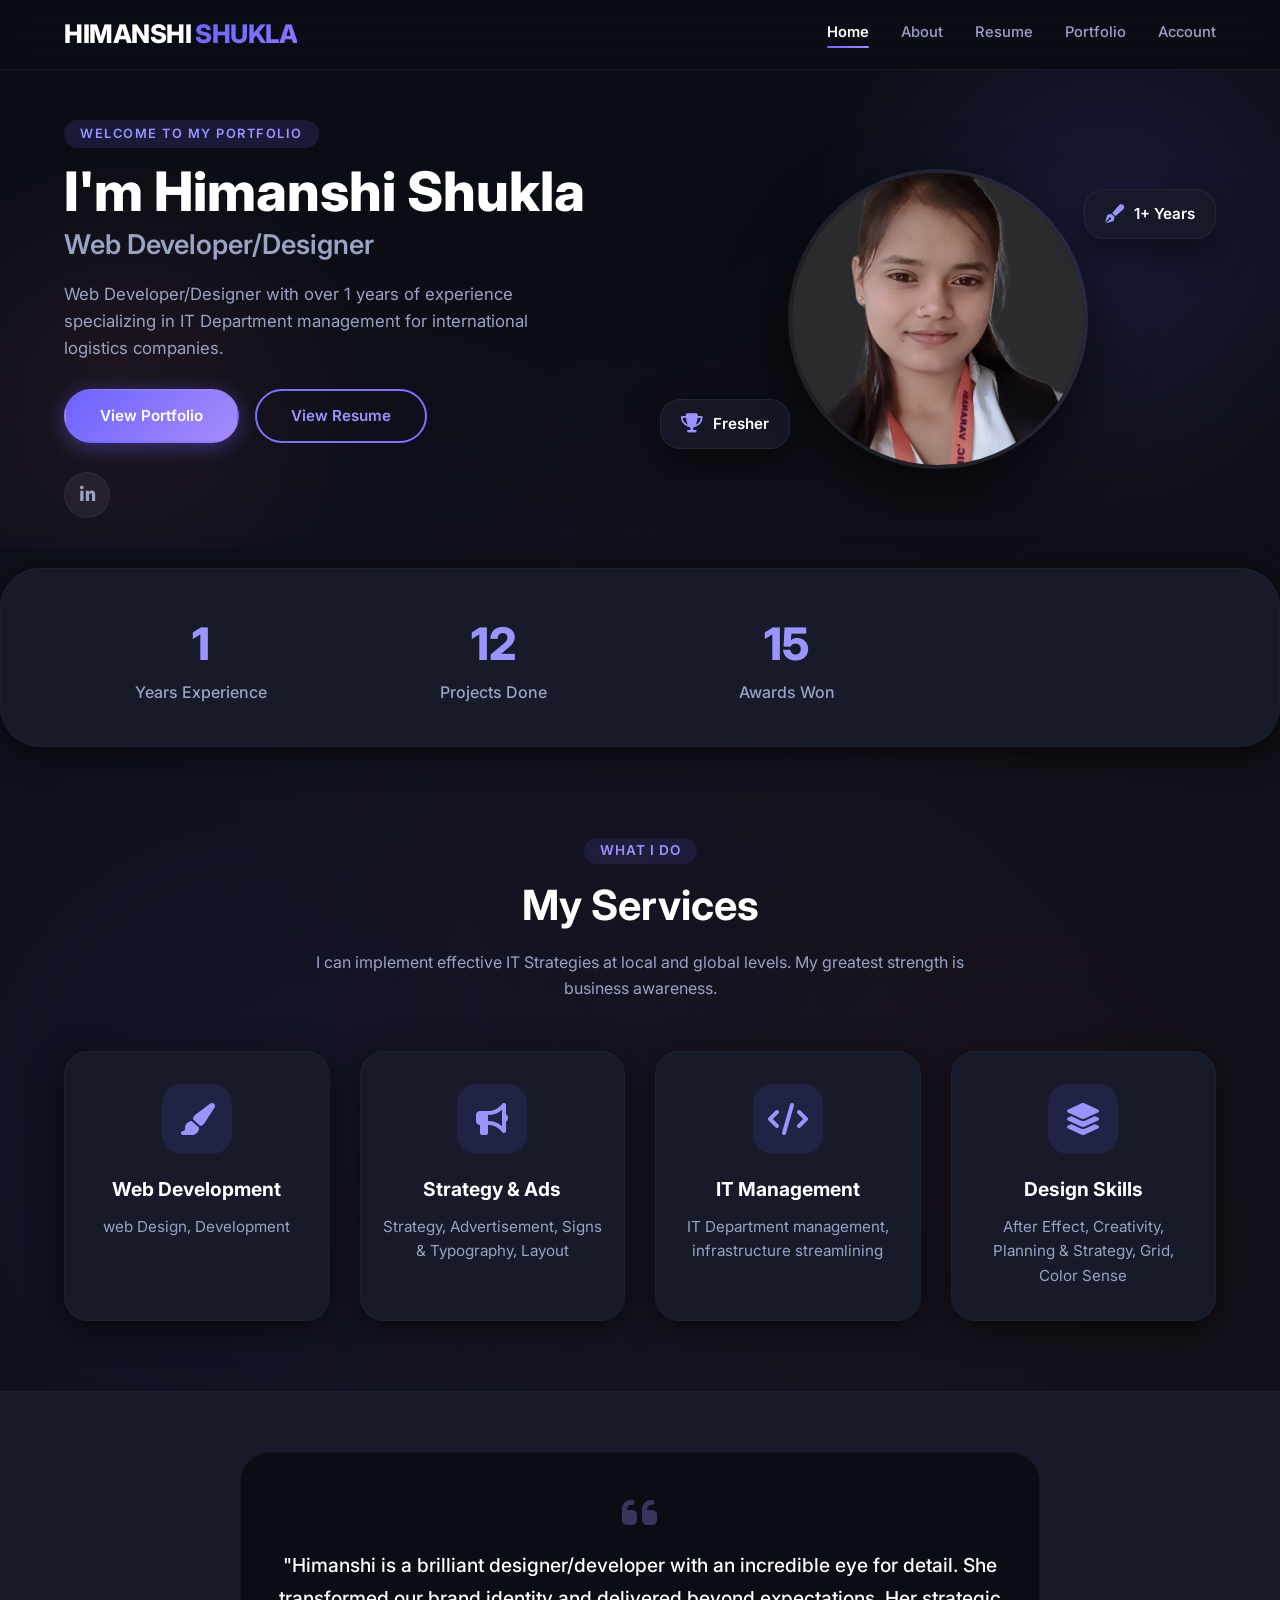
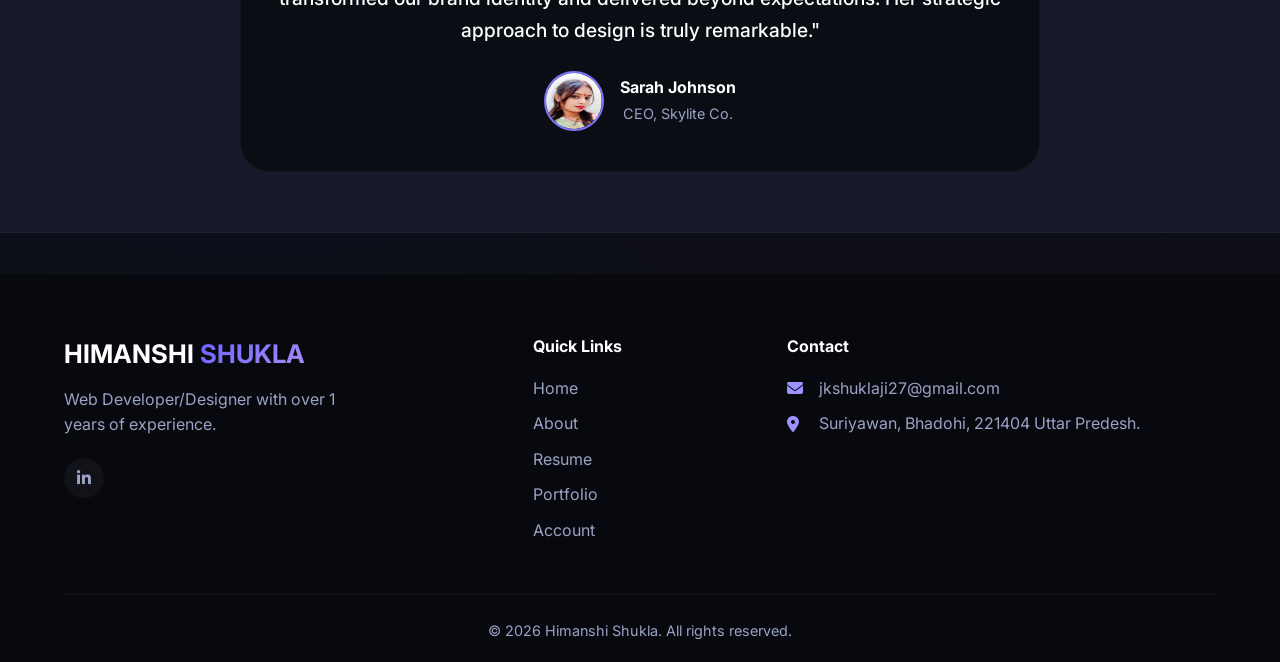
<file: index.html>
<!DOCTYPE html>
<html lang="en">
<head>
    <meta charset="UTF-8" />
    <meta name="viewport" content="width=device-width, initial-scale=1.0" />
    <title>Himanshi Shukla | Home</title>
    <link rel="stylesheet" href="style.css" />
    <link rel="preconnect" href="https://fonts.googleapis.com" />
    <link rel="preconnect" href="https://fonts.gstatic.com" crossorigin />
    <link href="https://fonts.googleapis.com/css2?family=Inter:opsz,wght@14..32,400;14..32,500;14..32,600;14..32,700;14..32,800&display=swap" rel="stylesheet" />
    <link rel="stylesheet" href="https://cdnjs.cloudflare.com/ajax/libs/font-awesome/6.5.0/css/all.min.css" />
</head>
<body>
    <header class="header">
        <div class="container nav-container">
            <a href="index.html" class="logo">HIMANSHI <span>SHUKLA</span></a>
            <nav class="nav-links" id="navLinks">
                <a href="index.html" class="active">Home</a>
                <a href="about.html">About</a>
                <a href="resume.html">Resume</a>
                <a href="portfolio.html">Portfolio</a>
                <a href="contact.html">Account</a>
            </nav>
            <button class="hamburger" id="hamburger" aria-label="Toggle navigation">
                <span></span><span></span><span></span>
            </button>
        </div>
    </header>

    <section class="hero">
        <div class="container hero-grid">
            <div class="hero-content">
                <p class="hero-tag">Welcome to my portfolio</p>
                <h1 class="hero-title">I'm <span>Himanshi Shukla</span></h1>
                <h2 class="hero-subtitle">Web Developer/Designer</h2>
                <p class="hero-desc">Web Developer/Designer with over 1 years of experience specializing in IT Department management for international logistics companies.</p>
                <div class="hero-buttons">
                    <a href="portfolio.html" class="btn btn-primary">View Portfolio</a>
                    <a href="resume.html" class="btn btn-outline">View Resume</a>
                </div>
                <div class="hero-social">
                   
                    <a href="https://www.linkedin.com/in/himanshi-shukla-589098425?utm_source=share_via&utm_content=profile&utm_medium=member_android"><i class="fab fa-linkedin-in"></i></a>
                    
                </div>
            </div>
            <div class="hero-image">
                <div class="hero-avatar">
                    <img src="img/him1.jpeg" alt="Himanshi Shukla" />
                </div>
                <div class="floating-card card-1"><i class="fas fa-pen-fancy"></i>1+ Years</div>
                <div class="floating-card card-2"><i class="fas fa-trophy"></i>Fresher</div>
            </div>
        </div>
    </section>

    <section class="stats">
        <div class="container stats-grid">
            <div class="stat-item"><span class="stat-number" data-count="1">0</span><span class="stat-label">Years Experience</span></div>
            <div class="stat-item"><span class="stat-number" data-count="12">0</span><span class="stat-label">Projects Done</span></div>
            <div class="stat-item"><span class="stat-number" data-count="15">0</span><span class="stat-label">Awards Won</span></div>
        </div>
    </section>

    <section class="services">
        <div class="container">
            <div class="section-header">
                <span class="section-tag">What I Do</span>
                <h2 class="section-title">My <span>Services</span></h2>
                <p class="section-desc">I can implement effective IT Strategies at local and global levels. My greatest strength is business awareness.</p>
            </div>
            <div class="services-grid">
                <div class="service-card"><div class="service-icon"><i class="fas fa-paint-brush"></i></div><h3>Web Development</h3><p>web Design, Development</p></div>
                <div class="service-card"><div class="service-icon"><i class="fas fa-bullhorn"></i></div><h3>Strategy & Ads</h3><p>Strategy, Advertisement, Signs & Typography, Layout</p></div>
                <div class="service-card"><div class="service-icon"><i class="fas fa-code"></i></div><h3>IT Management</h3><p>IT Department management, infrastructure streamlining</p></div>
                <div class="service-card"><div class="service-icon"><i class="fas fa-layer-group"></i></div><h3>Design Skills</h3><p>After Effect, Creativity, Planning & Strategy, Grid, Color Sense</p></div>
            </div>
        </div>
    </section>

    <section class="testimonial">
        <div class="container">
            <div class="testimonial-card">
                <i class="fas fa-quote-left quote-icon"></i>
                <p class="testimonial-text">"Himanshi is a brilliant designer/developer with an incredible eye for detail. She transformed our brand identity and delivered beyond expectations. Her strategic approach to design is truly remarkable."</p>
                <div class="testimonial-author">
                    <img src="img/di.png" alt="Mrs.Pragya Shukla" />
                    <div><h4>Sarah Johnson</h4><span>CEO, Skylite  Co.</span></div>
                </div>
            </div>
        </div>
    </section>

    <footer class="footer">
        <div class="container">
            <div class="footer-grid">
                <div class="footer-brand"><h3>HIMANSHI <span>SHUKLA</span></h3><p>Web Developer/Designer with over 1 years of experience.</p><div class="footer-social"><a href="https://www.linkedin.com/in/himanshi-shukla-589098425?utm_source=share_via&utm_content=profile&utm_medium=member_android"><i class="fab fa-linkedin-in"></i></a></div></div>
                <div class="footer-links"><h4>Quick Links</h4><a href="index.html">Home</a><a href="about.html">About</a><a href="resume.html">Resume</a><a href="portfolio.html">Portfolio</a><a href="contact.html">Account</a></div>
                <div class="footer-contact"><h4>Contact</h4><p><i class="fas fa-envelope"></i>jkshuklaji27@gmail.com</p><p><i class="fas fa-map-marker-alt"></i> Suriyawan, Bhadohi, 221404 Uttar Predesh.</p></div>
            </div>
            <div class="footer-bottom"><p>&copy; 2026 Himanshi Shukla. All rights reserved.</p></div>
        </div>
    </footer>

    <script src="script.js"></script>
</body>
</html>
</file>
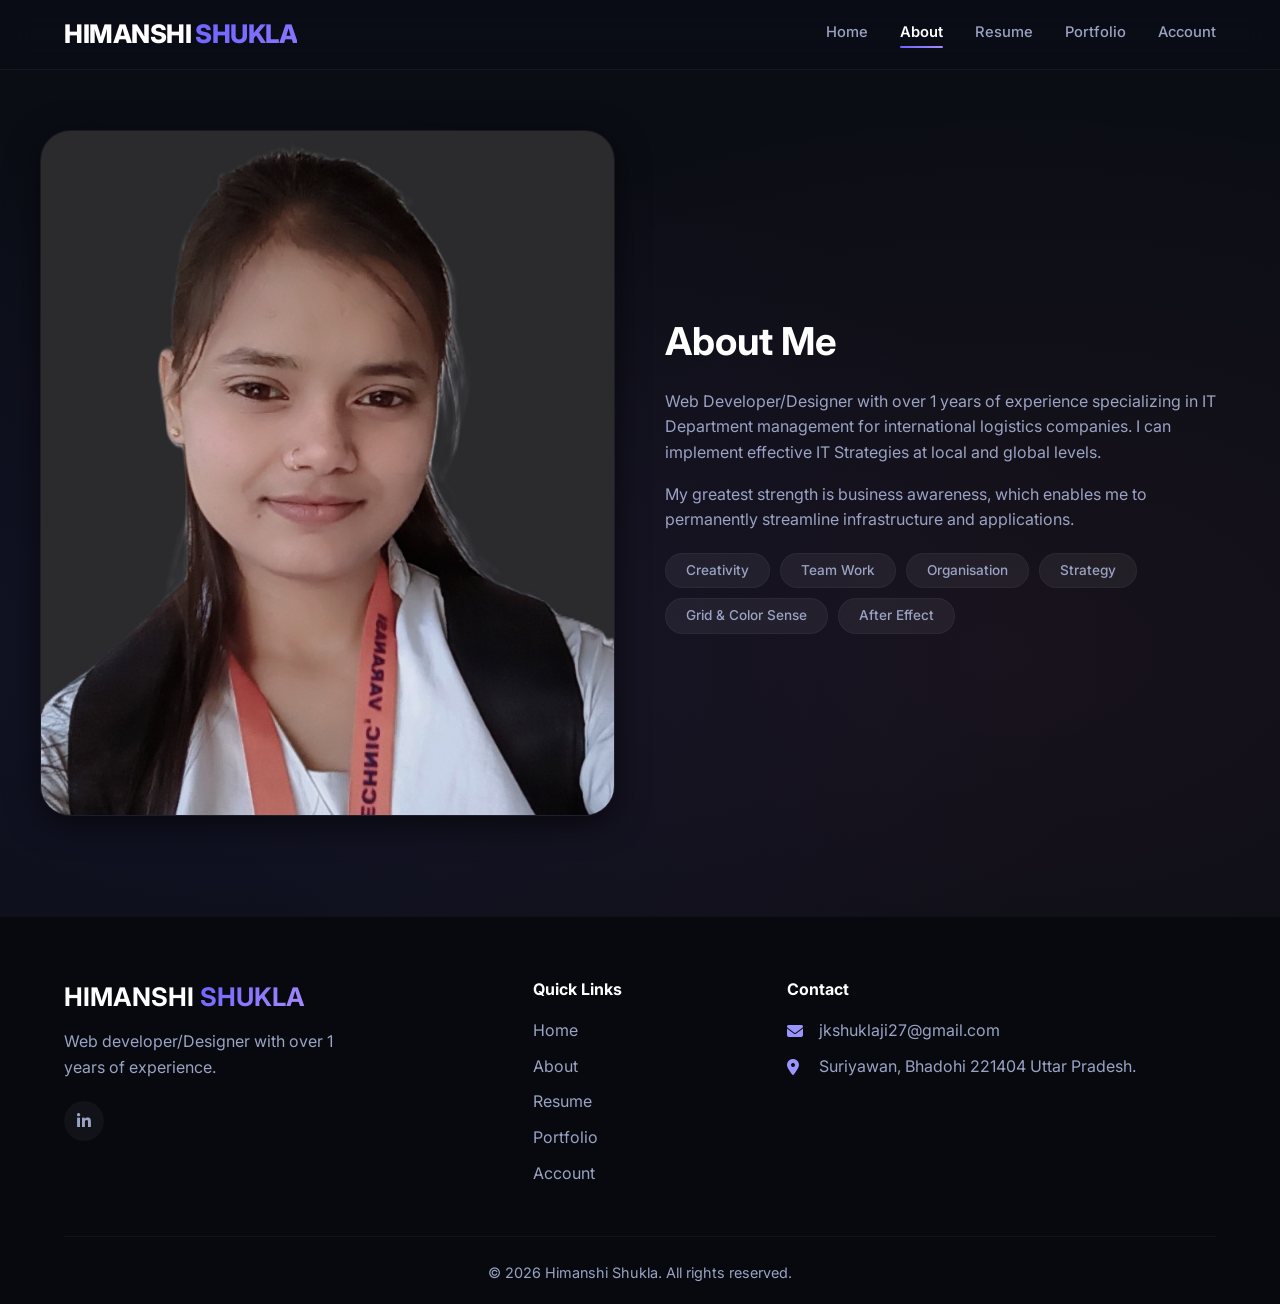
<file: about.html>
<!DOCTYPE html>
<html lang="en">
<head>
    <meta charset="UTF-8" />
    <meta name="viewport" content="width=device-width, initial-scale=1.0" />
    <title>About | Himanshi Shukla</title>
    <link rel="stylesheet" href="style.css" />
    <link rel="preconnect" href="https://fonts.googleapis.com" />
    <link rel="preconnect" href="https://fonts.gstatic.com" crossorigin />
    <link href="https://fonts.googleapis.com/css2?family=Inter:opsz,wght@14..32,400;14..32,500;14..32,600;14..32,700;14..32,800&display=swap" rel="stylesheet" />
    <link rel="stylesheet" href="https://cdnjs.cloudflare.com/ajax/libs/font-awesome/6.5.0/css/all.min.css" />
</head>
<body>
    <header class="header">
        <div class="container nav-container">
            <a href="index.html" class="logo">HIMANSHI <span>SHUKLA</span></a>
            <nav class="nav-links" id="navLinks">
                <a href="index.html">Home</a>
                <a href="about.html" class="active">About</a>
                <a href="resume.html">Resume</a>
                <a href="portfolio.html">Portfolio</a>
                <a href="contact.html">Account</a>
            </nav>
            <button class="hamburger" id="hamburger" aria-label="Toggle navigation">
                <span></span><span></span><span></span>
            </button>
        </div>
    </header>

    <section class="about-grid container">
        <div class="about-img">
            <img src="img/him1.jpeg" alt="Himanshi Shukla" />
        </div>
        <div class="about-content">
            <h2>About <span>Me</span></h2>
            <p>Web Developer/Designer with over 1 years of experience specializing in IT Department management for international logistics companies. I can implement effective IT Strategies at local and global levels.</p>
            <p>My greatest strength is business awareness, which enables me to permanently streamline infrastructure and applications.</p>
            <div class="skill-tags">
                <span>Creativity</span><span>Team Work</span><span>Organisation</span>
                <span>Strategy</span><span>Grid & Color Sense</span><span>After Effect</span>
            </div>
        </div>
    </section>

    <footer class="footer">
        <div class="container">
            <div class="footer-grid">
                <div class="footer-brand"><h3>HIMANSHI <span>SHUKLA</span></h3><p>Web developer/Designer with over 1 years of experience.</p><div class="footer-social"><a href="https://www.linkedin.com/in/himanshi-shukla-589098425?utm_source=share_via&utm_content=profile&utm_medium=member_android"><i class="fab fa-linkedin-in"></i></a></div></div>
                <div class="footer-links"><h4>Quick Links</h4><a href="index.html">Home</a><a href="about.html">About</a><a href="resume.html">Resume</a><a href="portfolio.html">Portfolio</a><a href="contact.html">Account</a></div>
                <div class="footer-contact"><h4>Contact</h4><p><i class="fas fa-envelope"></i> jkshuklaji27@gmail.com</p><p><i class="fas fa-map-marker-alt"></i> Suriyawan, Bhadohi 221404 Uttar Pradesh.</p></div>
            </div>
            <div class="footer-bottom"><p>&copy; 2026 Himanshi Shukla. All rights reserved.</p></div>
        </div>
    </footer>

    <script src="script.js"></script>
</body>
</html>
</file>
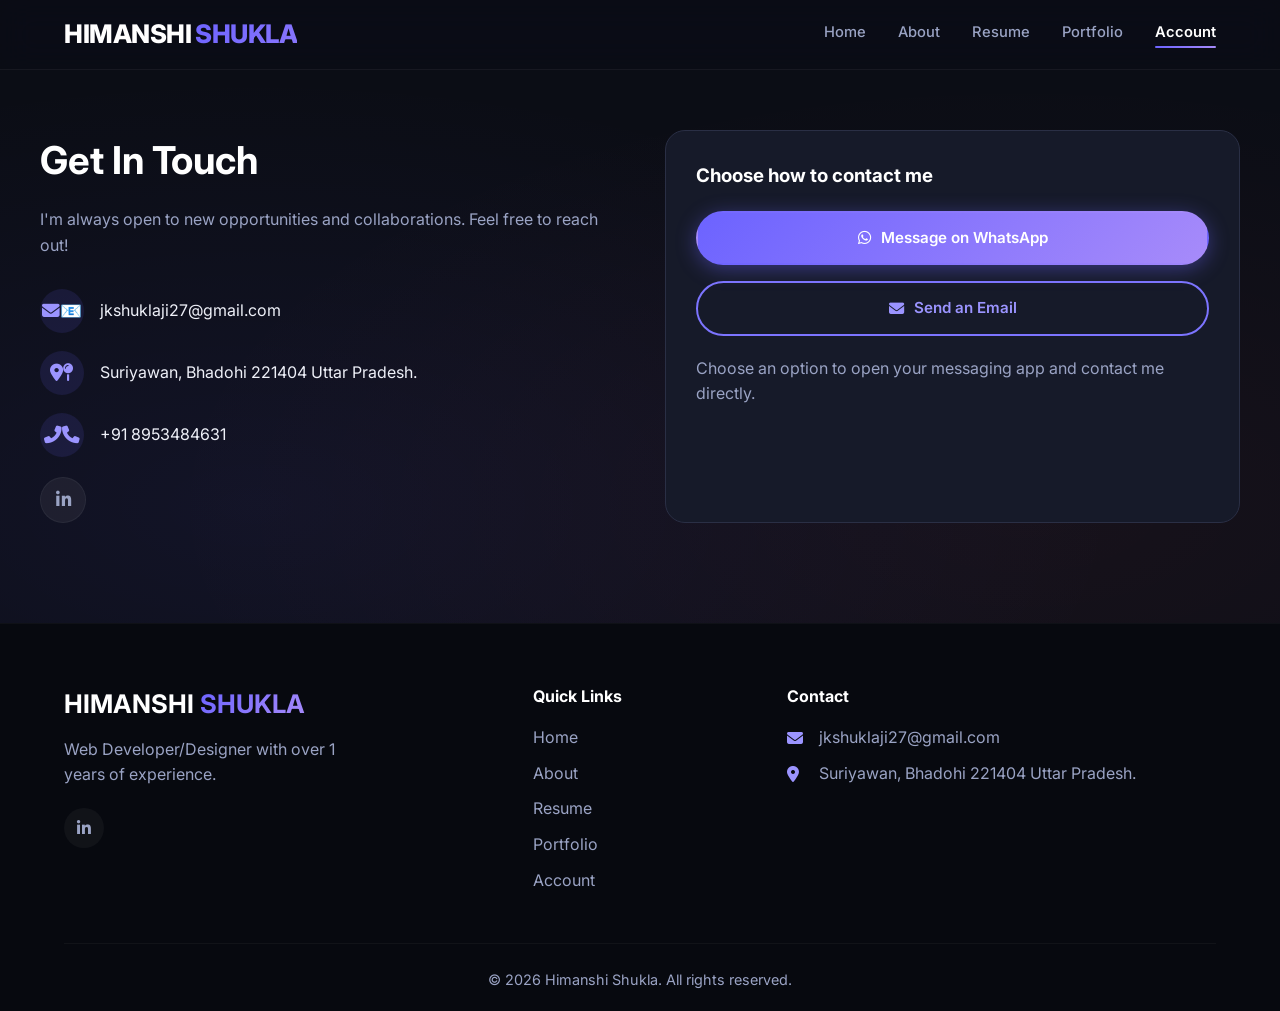
<file: contact.html>
<!DOCTYPE html>
<html lang="en">
<head>
    <meta charset="UTF-8" />
    <meta name="viewport" content="width=device-width, initial-scale=1.0" />
    <title>Contact | Himanshi Shukla</title>
    <link rel="stylesheet" href="style.css" />
    <link rel="preconnect" href="https://fonts.googleapis.com" />
    <link rel="preconnect" href="https://fonts.gstatic.com" crossorigin />
    <link href="https://fonts.googleapis.com/css2?family=Inter:opsz,wght@14..32,400;14..32,500;14..32,600;14..32,700;14..32,800&display=swap" rel="stylesheet" />
    <link rel="stylesheet" href="https://cdnjs.cloudflare.com/ajax/libs/font-awesome/6.5.0/css/all.min.css" />
</head>
<body>
    <header class="header">
        <div class="container nav-container">
            <a href="index.html" class="logo">HIMANSHI <span>SHUKLA</span></a>
            <nav class="nav-links" id="navLinks">
                <a href="index.html">Home</a>
                <a href="about.html">About</a>
                <a href="resume.html">Resume</a>
                <a href="portfolio.html">Portfolio</a>
                <a href="contact.html" class="active">Account</a>
            </nav>
            <button class="hamburger" id="hamburger" aria-label="Toggle navigation">
                <span></span><span></span><span></span>
            </button>
        </div>
    </header>

    <section class="container contact-wrapper">
        <div class="contact-info">
            <h2>Get In <span>Touch</span></h2>
            <p>I'm always open to new opportunities and collaborations. Feel free to reach out!</p>
            <div class="contact-detail"><i class="fas fa-envelope">📧</i><span>jkshuklaji27@gmail.com</span></div>
            <div class="contact-detail"><i class="fas fa-map-marker-alt">📍</i><span>Suriyawan, Bhadohi 221404 Uttar Pradesh.</span></div>
            <div class="contact-detail"><i class="fas fa-phone-alt">📞</i><span>+91 8953484631</span></div>
            <div class="hero-social" style="margin-top:20px;">
              
                <a href="https://www.linkedin.com/in/himanshi-shukla-589098425?utm_source=share_via&utm_content=profile&utm_medium=member_android"><i class="fab fa-linkedin-in"></i></a>
            
            </div>
        </div>
        <div class="contact-options">
            <h3>Choose how to contact me</h3>
            <a class="btn btn-primary" href="https://wa.me/918953484631?text=Hello%2C%20I%20would%20like%20to%20get%20in%20touch." target="_blank" rel="noopener noreferrer">
                <i class="fab fa-whatsapp" aria-hidden="true"></i> Message on WhatsApp
            </a>
            <a class="btn btn-outline" href="mailto:jkshuklaji27@gmail.com?subject=Contact%20from%20portfolio">
                <i class="fas fa-envelope" aria-hidden="true"></i> Send an Email
            </a>
            <p>Choose an option to open your messaging app and contact me directly.</p>
        </div>
    </section>

    <footer class="footer">
        <div class="container">
            <div class="footer-grid">
                <div class="footer-brand"><h3>HIMANSHI <span>SHUKLA</span></h3><p>Web Developer/Designer with over 1 years of experience.</p><div class="footer-social"><a href="https://www.linkedin.com/in/himanshi-shukla-589098425?utm_source=share_via&utm_content=profile&utm_medium=member_android"><i class="fab fa-linkedin-in"></i></a></div></div>
                <div class="footer-links"><h4>Quick Links</h4><a href="index.html">Home</a><a href="about.html">About</a><a href="resume.html">Resume</a><a href="portfolio.html">Portfolio</a><a href="contact.html">Account</a></div>
                <div class="footer-contact"><h4>Contact</h4><p><i class="fas fa-envelope"></i> jkshuklaji27@gmail.com</p><p><i class="fas fa-map-marker-alt"></i> Suriyawan, Bhadohi 221404 Uttar Pradesh.</p></div>
            </div>
            <div class="footer-bottom"><p>&copy; 2026 Himanshi Shukla. All rights reserved.</p></div>
        </div>
    </footer>

    <script src="script.js"></script>
</body>
</html>
</file>
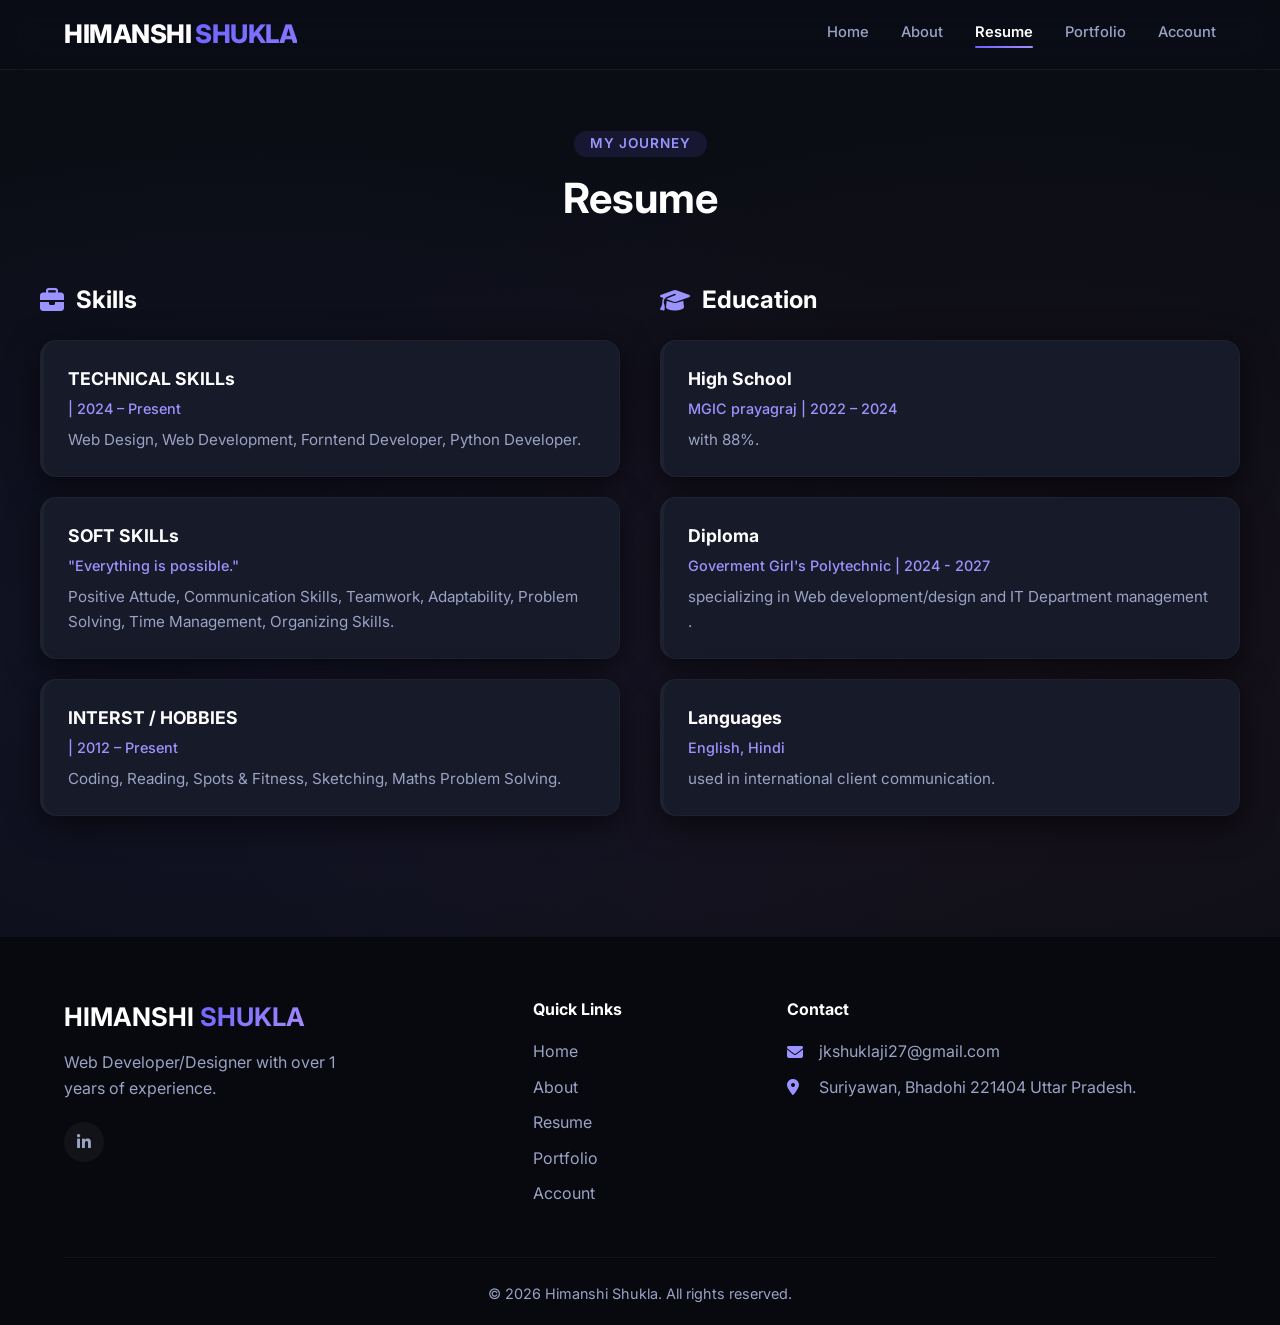
<file: resume.html>
<!DOCTYPE html>
<html lang="en">
<head>
    <meta charset="UTF-8" />
    <meta name="viewport" content="width=device-width, initial-scale=1.0" />
    <title>Resume | Himanshi Shukla</title>
    <link rel="stylesheet" href="style.css" />
    <link rel="preconnect" href="https://fonts.googleapis.com" />
    <link rel="preconnect" href="https://fonts.gstatic.com" crossorigin />
    <link href="https://fonts.googleapis.com/css2?family=Inter:opsz,wght@14..32,400;14..32,500;14..32,600;14..32,700;14..32,800&display=swap" rel="stylesheet" />
    <link rel="stylesheet" href="https://cdnjs.cloudflare.com/ajax/libs/font-awesome/6.5.0/css/all.min.css" />
</head>
<body>
    <header class="header">
        <div class="container nav-container">
            <a href="index.html" class="logo">HIMANSHI<span> SHUKLA</span></a>
            <nav class="nav-links" id="navLinks">
                <a href="index.html">Home</a>
                <a href="about.html">About</a>
                <a href="resume.html" class="active">Resume</a>
                <a href="portfolio.html">Portfolio</a>
                <a href="contact.html">Account</a>
            </nav>
            <button class="hamburger" id="hamburger" aria-label="Toggle navigation">
                <span></span><span></span><span></span>
            </button>
        </div>
    </header>

    <section class="resume-section container">
        <div class="section-header">
            <span class="section-tag">My Journey</span>
            <h2 class="section-title">Resume</h2>
        </div>
        <div class="resume-grid">
            <div class="resume-block">
                <h3><i class="fas fa-briefcase"></i>Skills</h3>
                <div class="resume-item"><h4>TECHNICAL SKILLs</h4><div class="meta"> | 2024 – Present</div><p>Web Design, Web Development, Forntend Developer, Python Developer.</p></div>
                <div class="resume-item"><h4>SOFT SKILLs</h4><div class="meta"> "Everything is possible."</div><p>Positive Attude, Communication Skills, Teamwork, Adaptability, Problem Solving, Time Management, Organizing Skills.</p></div>
                <div class="resume-item"><h4>INTERST / HOBBIES</h4><div class="meta">| 2012 – Present</div><p>Coding, Reading, Spots & Fitness, Sketching, Maths Problem Solving.</p></div>
            </div>
            <div class="resume-block">
                <h3><i class="fas fa-graduation-cap"></i> Education</h3>
                <div class="resume-item"><h4>High School</h4><div class="meta">MGIC prayagraj | 2022 – 2024</div><p> with 88%.</p></div>
                <div class="resume-item"><h4>Diploma</h4><div class="meta">Goverment Girl's Polytechnic | 2024 - 2027</div><p>specializing in Web development/design and IT Department management .</p></div>
                <div class="resume-item"><h4>Languages</h4><div class="meta">English, Hindi</div><p> used in international client communication.</p></div>
            </div>
        </div>
    </section>

    <footer class="footer">
        <div class="container">
            <div class="footer-grid">
                <div class="footer-brand"><h3>HIMANSHI <span>SHUKLA</span></h3><p>Web Developer/Designer with over 1 years of experience.</p><div class="footer-social"><a href="https://www.linkedin.com/in/himanshi-shukla-589098425?utm_source=share_via&utm_content=profile&utm_medium=member_android"><i class="fab fa-linkedin-in"></i></a></div></div>
                <div class="footer-links"><h4>Quick Links</h4><a href="index.html">Home</a><a href="about.html">About</a><a href="resume.html">Resume</a><a href="portfolio.html">Portfolio</a><a href="contact.html">Account</a></div>
                <div class="footer-contact"><h4>Contact</h4><p><i class="fas fa-envelope"></i> jkshuklaji27@gmail.com</p><p><i class="fas fa-map-marker-alt"></i> Suriyawan, Bhadohi 221404 Uttar Pradesh.</p></div>
            </div>
            <div class="footer-bottom"><p>&copy; 2026 Himanshi Shukla. All rights reserved.</p></div>
        </div>
    </footer>

    <script src="script.js"></script>
</body>
</html>
</file>
<file: style.css>
/* ============================================================
   CSS VARIABLES — ELEGANT DARK THEME
   ============================================================ */
:root {
    color-scheme: dark;

    /* Primary palette (Bright on dark) */
    --color-primary: #7C74FF;
    --color-primary-light: #9B94FF;
    --color-primary-dark: #5A4FD8;
    --color-primary-glow: rgba(108, 99, 255, 0.35);

    /* Secondary / Accents (Neon-ish) */
    --color-secondary: #FF6B8A;
    --color-secondary-light: #FF8AA8;
    --color-accent: #FFD93D;
    --color-accent-soft: #332D1A;

    /* Dark Neutrals */
    --color-bg: #0B0D15;
    --color-bg-card: #161A29;
    --color-bg-card-hover: #1E2337;
    --color-text: #EEF0F8;
    --color-text-muted: #9AA3C4;
    --color-border: #2A2F45;

    /* Dark Shadows (Deep & Glowing) */
    --shadow-soft: 0 8px 32px rgba(0, 0, 0, 0.6);
    --shadow-medium: 0 16px 48px rgba(0, 0, 0, 0.8);
    --shadow-glow: 0 8px 40px rgba(108, 99, 255, 0.25);

    /* Gradients (Rich & Vibrant) */
    --gradient-primary: linear-gradient(135deg, #6C63FF 0%, #a78bfa 100%);
    --gradient-secondary: linear-gradient(135deg, #FF6B8A 0%, #FF8AA8 100%);
    --gradient-accent: linear-gradient(135deg, #FFD93D 0%, #F59E0B 100%);
    --gradient-hero: linear-gradient(135deg, #6C63FF 0%, #FF6B8A 50%, #FFD93D 100%);
    --gradient-bg: radial-gradient(ellipse at 20% 50%, rgba(108, 99, 255, 0.08) 0%, transparent 60%),
                   radial-gradient(ellipse at 80% 50%, rgba(255, 107, 138, 0.05) 0%, transparent 60%);

    /* Typography & radius */
    --font-family: 'Inter', sans-serif;
    --radius-card: 24px;
    --radius-pill: 60px;
    --transition-smooth: cubic-bezier(0.25, 0.46, 0.45, 0.94);
    --transition-bounce: cubic-bezier(0.34, 1.56, 0.64, 1);
}

/* ============================================================
   RESET & BASE (Dark)
   ============================================================ */
* {
    margin: 0;
    padding: 0;
    box-sizing: border-box;
}

html {
    scroll-behavior: smooth;
}

body {
    font-family: var(--font-family);
    background: var(--color-bg);
    color: var(--color-text);
    line-height: 1.6;
    overflow-x: hidden;
    background-image: var(--gradient-bg);
    min-height: 100vh;
}

/* Custom Dark Scrollbar */
::-webkit-scrollbar {
    width: 8px;
}
::-webkit-scrollbar-track {
    background: var(--color-bg);
}
::-webkit-scrollbar-thumb {
    background: var(--color-primary);
    border-radius: 10px;
}
::-webkit-scrollbar-thumb:hover {
    background: var(--color-primary-light);
}

a {
    text-decoration: none;
    color: inherit;
}

img {
    max-width: 100%;
    display: block;
}

.container {
    max-width: 1200px;
    margin: 0 auto;
    padding: 0 24px;
}

/* ============================================================
   GLOBAL TEXT GRADIENT ANIMATION (shimmer)
   ============================================================ */
.gradient-text {
    background: var(--gradient-primary);
    background-size: 200% 200%;
    -webkit-background-clip: text;
    -webkit-text-fill-color: transparent;
    background-clip: text;
    animation: shimmerText 5s ease-in-out infinite;
}

@keyframes shimmerText {
    0%, 100% { background-position: 0% 50%; }
    50% { background-position: 100% 50%; }
}

/* ============================================================
   HEADER / NAV (Glass-morphism Dark)
   ============================================================ */
.header {
    background: rgba(11, 13, 21, 0.78);
    backdrop-filter: blur(16px) saturate(180%);
    -webkit-backdrop-filter: blur(16px) saturate(180%);
    border-bottom: 1px solid rgba(255, 255, 255, 0.05);
    position: sticky;
    top: 0;
    z-index: 1000;
    padding: 14px 0;
    transition: box-shadow 0.4s ease, background 0.4s ease;
}

.header.scrolled {
    box-shadow: 0 8px 32px rgba(0, 0, 0, 0.5);
    background: rgba(11, 13, 21, 0.92);
}

.nav-container {
    display: flex;
    justify-content: space-between;
    align-items: center;
}

.logo {
    font-size: 1.6rem;
    font-weight: 800;
    letter-spacing: -0.5px;
    display: flex;
    align-items: center;
    gap: 4px;
    color: #fff;
}

.logo-icon {
    display: inline-block;
    animation: logoPulse 3s ease-in-out infinite;
}

@keyframes logoPulse {
    0%, 100% { transform: scale(1); }
    50% { transform: scale(1.08); }
}

.logo span {
    background: var(--gradient-primary);
    -webkit-background-clip: text;
    -webkit-text-fill-color: transparent;
    background-clip: text;
    animation: shimmerText 4s ease-in-out infinite;
    background-size: 200% 200%;
}

.nav-links {
    display: flex;
    gap: 32px;
    align-items: center;
}

.nav-links a {
    font-weight: 500;
    font-size: 0.92rem;
    transition: color 0.3s ease;
    position: relative;
    padding-bottom: 4px;
    color: var(--color-text-muted);
}

.nav-links a::after {
    content: '';
    position: absolute;
    bottom: 0;
    left: 0;
    width: 0;
    height: 2.5px;
    background: var(--gradient-primary);
    border-radius: 4px;
    transition: width 0.4s var(--transition-smooth);
}

.nav-links a:hover::after,
.nav-links a.active::after {
    width: 100%;
}

.nav-links a:hover,
.nav-links a.active {
    color: #fff;
}

.nav-links a.active {
    font-weight: 600;
}

.hamburger {
    display: none;
    flex-direction: column;
    gap: 5px;
    background: none;
    border: none;
    cursor: pointer;
    padding: 4px;
    transition: transform 0.3s ease;
}
.hamburger:hover {
    transform: scale(1.05);
}
.hamburger span {
    width: 28px;
    height: 3px;
    background: #fff;
    border-radius: 4px;
    transition: 0.3s ease;
    transform-origin: center;
}
.hamburger.open span:nth-child(1) {
    transform: rotate(45deg) translate(6px, 6px);
}
.hamburger.open span:nth-child(2) {
    opacity: 0;
    transform: scaleX(0);
}
.hamburger.open span:nth-child(3) {
    transform: rotate(-45deg) translate(6px, -6px);
}

/* ============================================================
   HERO SECTION (Dark with Glowing Orbs)
   ============================================================ */
.hero {
    padding: 50px 0 30px;
    position: relative;
    overflow: hidden;
}

/* Glowing background orbs for dark theme */
.hero::before {
    content: '';
    position: absolute;
    top: -30%;
    right: -10%;
    width: 600px;
    height: 600px;
    background: radial-gradient(circle, rgba(108, 99, 255, 0.15) 0%, transparent 70%);
    border-radius: 50%;
    pointer-events: none;
    animation: orbFloat 20s ease-in-out infinite alternate;
}
.hero::after {
    content: '';
    position: absolute;
    bottom: -20%;
    left: -10%;
    width: 500px;
    height: 500px;
    background: radial-gradient(circle, rgba(255, 107, 138, 0.08) 0%, transparent 70%);
    border-radius: 50%;
    pointer-events: none;
    animation: orbFloat 25s ease-in-out infinite alternate-reverse;
}

@keyframes orbFloat {
    0% { transform: translate(0, 0) scale(1); }
    100% { transform: translate(40px, -30px) scale(1.1); }
}

.hero-grid {
    display: grid;
    grid-template-columns: 1fr 1fr;
    gap: 40px;
    align-items: center;
    position: relative;
    z-index: 1;
}

.hero-tag {
    color: var(--color-primary-light);
    font-weight: 600;
    letter-spacing: 1.5px;
    text-transform: uppercase;
    font-size: 0.8rem;
    display: inline-block;
    background: rgba(108, 99, 255, 0.15);
    padding: 4px 16px;
    border-radius: var(--radius-pill);
    margin-bottom: 6px;
    animation: fadeInUp 0.8s var(--transition-smooth) both;
}

.hero-title {
    font-size: 3.4rem;
    font-weight: 800;
    margin: 8px 0 2px;
    line-height: 1.08;
    color: #fff;
    animation: fadeInUp 0.8s var(--transition-smooth) 0.1s both;
}

.hero-title .highlight {
    background: var(--gradient-primary);
    background-size: 200% 200%;
    -webkit-background-clip: text;
    -webkit-text-fill-color: transparent;
    background-clip: text;
    animation: shimmerText 5s ease-in-out infinite;
}

.hero-subtitle {
    font-size: 1.7rem;
    font-weight: 600;
    color: var(--color-text-muted);
    margin-bottom: 14px;
    animation: fadeInUp 0.8s var(--transition-smooth) 0.2s both;
}

.typed-cursor {
    display: inline-block;
    width: 3px;
    height: 1.2em;
    background: var(--color-primary-light);
    margin-left: 4px;
    animation: blink 0.9s step-end infinite;
    vertical-align: text-bottom;
}

@keyframes blink {
    0%, 100% { opacity: 1; }
    50% { opacity: 0; }
}

.hero-desc {
    max-width: 500px;
    color: var(--color-text-muted);
    margin-bottom: 28px;
    font-size: 1.05rem;
    animation: fadeInUp 0.8s var(--transition-smooth) 0.3s both;
}

.hero-buttons {
    display: flex;
    gap: 16px;
    flex-wrap: wrap;
    margin-bottom: 28px;
    animation: fadeInUp 0.8s var(--transition-smooth) 0.4s both;
}

.btn {
    padding: 13px 34px;
    border-radius: var(--radius-pill);
    font-weight: 600;
    font-size: 0.95rem;
    transition: all 0.4s var(--transition-smooth);
    border: 2px solid transparent;
    cursor: pointer;
    display: inline-flex;
    align-items: center;
    gap: 10px;
    position: relative;
    overflow: hidden;
}

.btn-primary {
    background: var(--gradient-primary);
    color: #fff;
    box-shadow: 0 4px 20px rgba(108, 99, 255, 0.4);
}

.btn-primary::before {
    content: '';
    position: absolute;
    inset: 0;
    background: linear-gradient(135deg, rgba(255,255,255,0.15), transparent);
    opacity: 0;
    transition: opacity 0.4s ease;
}
.btn-primary:hover::before {
    opacity: 1;
}
.btn-primary:hover {
    transform: translateY(-4px) scale(1.03);
    box-shadow: 0 16px 40px rgba(108, 99, 255, 0.5);
}
.btn-primary:active {
    transform: translateY(0) scale(0.98);
}

.btn-outline {
    border-color: var(--color-primary);
    color: var(--color-primary-light);
    background: transparent;
}
.btn-outline:hover {
    background: var(--color-primary);
    color: #fff;
    transform: translateY(-4px) scale(1.03);
    box-shadow: 0 12px 32px rgba(108, 99, 255, 0.3);
}
.btn i {
    transition: transform 0.4s var(--transition-bounce);
}
.btn:hover i {
    transform: translateX(4px) scale(1.1);
}

.hero-social {
    display: flex;
    gap: 14px;
    animation: fadeInUp 0.8s var(--transition-smooth) 0.5s both;
}

.hero-social a {
    width: 46px;
    height: 46px;
    border-radius: 50%;
    background: rgba(255, 255, 255, 0.06);
    display: flex;
    align-items: center;
    justify-content: center;
    font-size: 1.1rem;
    color: var(--color-text-muted);
    transition: all 0.5s var(--transition-smooth);
    border: 1px solid rgba(255, 255, 255, 0.05);
}
.hero-social a:hover {
    background: var(--color-primary);
    color: #fff;
    transform: translateY(-6px) rotate(8deg) scale(1.08);
    box-shadow: 0 12px 30px rgba(108, 99, 255, 0.4);
    border-color: var(--color-primary);
}

.hero-image {
    position: relative;
    display: flex;
    justify-content: center;
    align-items: center;
    animation: fadeInUp 0.8s var(--transition-smooth) 0.2s both;
}

.hero-avatar {
    width: 300px;
    height: 300px;
    border-radius: 50%;
    overflow: hidden;
    box-shadow: 0 20px 60px rgba(0, 0, 0, 0.6);
    border: 4px solid rgba(255, 255, 255, 0.08);
    position: relative;
    transition: transform 0.6s var(--transition-smooth), box-shadow 0.6s ease;
}
.hero-avatar:hover {
    transform: scale(1.02) rotate(2deg);
    box-shadow: 0 30px 80px rgba(108, 99, 255, 0.2);
}
.hero-avatar img {
    width: 100%;
    height: 100%;
    object-fit: cover;
    transition: transform 0.8s var(--transition-smooth);
}
.hero-avatar:hover img {
    transform: scale(1.05);
}

.floating-card {
    position: absolute;
    background: rgba(22, 26, 41, 0.85);
    backdrop-filter: blur(8px);
    padding: 12px 20px;
    border-radius: 20px;
    box-shadow: 0 15px 35px rgba(0, 0, 0, 0.5);
    display: flex;
    align-items: center;
    gap: 10px;
    font-weight: 600;
    font-size: 0.95rem;
    animation: floatAndBob 6s ease-in-out infinite;
    border: 1px solid rgba(255, 255, 255, 0.06);
    color: #fff;
}
.floating-card i {
    color: var(--color-primary-light);
    font-size: 1.2rem;
}
.card-1 {
    top: 20px;
    right: 0;
    animation-delay: 0s;
}
.card-2 {
    bottom: 20px;
    left: 0;
    animation-delay: 2s;
}

@keyframes floatAndBob {
    0% { transform: translateY(0px) rotate(0deg); }
    50% { transform: translateY(-15px) rotate(2deg); }
    100% { transform: translateY(0px) rotate(0deg); }
}

/* ============================================================
   STATS SECTION
   ============================================================ */
.stats {
    padding: 40px 0;
    background: var(--color-bg-card);
    border-radius: 40px;
    margin: 20px 0;
    box-shadow: var(--shadow-soft);
    border: 1px solid rgba(255, 255, 255, 0.03);
}
.stats-grid {
    display: grid;
    grid-template-columns: repeat(4, 1fr);
    gap: 20px;
    text-align: center;
}
.stat-number {
    font-size: 2.8rem;
    font-weight: 800;
    color: var(--color-primary-light);
    display: block;
    animation: countPulse 2s ease-in-out infinite;
}
@keyframes countPulse {
    0%, 100% { transform: scale(1); }
    50% { transform: scale(1.02); }
}
.stat-label {
    color: var(--color-text-muted);
    font-weight: 500;
}

/* ============================================================
   SECTION HEADERS
   ============================================================ */
.section-header {
    text-align: center;
    max-width: 700px;
    margin: 0 auto 50px;
}
.section-tag {
    color: var(--color-primary-light);
    font-weight: 600;
    letter-spacing: 1px;
    text-transform: uppercase;
    font-size: 0.85rem;
    background: rgba(108, 99, 255, 0.12);
    padding: 2px 16px;
    border-radius: var(--radius-pill);
    display: inline-block;
}
.section-title {
    font-size: 2.6rem;
    font-weight: 700;
    margin: 8px 0 12px;
    color: #fff;
}
.section-desc {
    color: var(--color-text-muted);
}

/* ============================================================
   SERVICES CARDS
   ============================================================ */
.services {
    padding: 70px 0;
}
.services-grid {
    display: grid;
    grid-template-columns: repeat(4, 1fr);
    gap: 30px;
}
.service-card {
    background: var(--color-bg-card);
    padding: 32px 20px;
    border-radius: var(--radius-card);
    text-align: center;
    box-shadow: var(--shadow-soft);
    transition: all 0.4s var(--transition-smooth);
    border-bottom: 3px solid transparent;
    border: 1px solid rgba(255, 255, 255, 0.03);
}
.service-card:hover {
    transform: translateY(-12px);
    box-shadow: var(--shadow-medium);
    border-bottom-color: var(--color-primary);
    background: var(--color-bg-card-hover);
}
.service-icon {
    width: 70px;
    height: 70px;
    margin: 0 auto 20px;
    background: rgba(108, 99, 255, 0.12);
    border-radius: 20px;
    display: flex;
    align-items: center;
    justify-content: center;
    font-size: 2rem;
    color: var(--color-primary-light);
    transition: all 0.4s var(--transition-smooth);
}
.service-card:hover .service-icon {
    transform: scale(1.12) rotate(5deg);
    background: var(--gradient-primary);
    color: #fff;
}
.service-card h3 {
    margin-bottom: 10px;
    font-size: 1.2rem;
    color: #fff;
}
.service-card p {
    color: var(--color-text-muted);
    font-size: 0.95rem;
}

/* ============================================================
   TESTIMONIAL
   ============================================================ */
.testimonial {
    padding: 60px 0;
    background: var(--color-bg-card);
    border-top: 1px solid rgba(255, 255, 255, 0.03);
    border-bottom: 1px solid rgba(255, 255, 255, 0.03);
}
.testimonial-card {
    max-width: 800px;
    margin: 0 auto;
    text-align: center;
    padding: 40px 30px;
    background: var(--color-bg);
    border-radius: 30px;
    position: relative;
    transition: all 0.4s ease;
    border: 1px solid rgba(255, 255, 255, 0.03);
}
.testimonial-card:hover {
    transform: scale(1.01);
    box-shadow: var(--shadow-medium);
}
.quote-icon {
    font-size: 2.5rem;
    color: var(--color-primary-light);
    opacity: 0.3;
    margin-bottom: 16px;
    animation: quotePulse 3s ease-in-out infinite;
}
@keyframes quotePulse {
    0%, 100% { opacity: 0.3; transform: scale(1); }
    50% { opacity: 0.6; transform: scale(1.05); }
}
.testimonial-text {
    font-size: 1.2rem;
    font-weight: 500;
    color: #fff;
    line-height: 1.7;
}
.testimonial-author {
    display: flex;
    align-items: center;
    justify-content: center;
    gap: 16px;
    margin-top: 24px;
}
.testimonial-author img {
    width: 60px;
    height: 60px;
    border-radius: 50%;
    transition: transform 0.4s ease;
    border: 2px solid var(--color-primary);
}
.testimonial-author img:hover {
    transform: scale(1.08) rotate(4deg);
}
.testimonial-author h4 {
    font-weight: 700;
    color: #fff;
}
.testimonial-author span {
    color: var(--color-text-muted);
    font-size: 0.9rem;
}

/* ============================================================
   ABOUT PAGE
   ============================================================ */
.about-grid {
    display: grid;
    grid-template-columns: 1fr 1fr;
    gap: 50px;
    align-items: center;
    padding: 60px 0;
}
.about-img img {
    border-radius: 30px;
    box-shadow: var(--shadow-soft);
    transition: all 0.6s var(--transition-smooth);
    border: 1px solid rgba(255, 255, 255, 0.05);
}
.about-img img:hover {
    transform: scale(1.02) rotate(1deg);
    box-shadow: var(--shadow-medium);
}
.about-content h2 {
    font-size: 2.4rem;
    margin-bottom: 16px;
    color: #fff;
}
.about-content p {
    color: var(--color-text-muted);
    margin-bottom: 16px;
}
.skill-tags {
    display: flex;
    flex-wrap: wrap;
    gap: 10px;
    margin-top: 20px;
}
.skill-tags span {
    background: rgba(255, 255, 255, 0.06);
    padding: 6px 20px;
    border-radius: 30px;
    font-size: 0.85rem;
    font-weight: 500;
    transition: all 0.3s ease;
    border: 1px solid rgba(255, 255, 255, 0.04);
    color: var(--color-text-muted);
}
.skill-tags span:hover {
    background: var(--color-primary);
    color: #fff;
    transform: translateY(-3px);
    border-color: var(--color-primary);
    box-shadow: 0 8px 20px rgba(108, 99, 255, 0.25);
}

/* ============================================================
   RESUME PAGE
   ============================================================ */
.resume-section {
    padding: 60px 0;
}
.resume-grid {
    display: grid;
    grid-template-columns: 1fr 1fr;
    gap: 40px;
}
.resume-block h3 {
    font-size: 1.5rem;
    margin-bottom: 20px;
    display: flex;
    align-items: center;
    gap: 12px;
    color: #fff;
}
.resume-block h3 i {
    color: var(--color-primary-light);
}
.resume-item {
    background: var(--color-bg-card);
    padding: 24px;
    border-radius: 16px;
    margin-bottom: 20px;
    box-shadow: var(--shadow-soft);
    border-left: 4px solid var(--color-primary);
    transition: all 0.3s var(--transition-smooth);
    border: 1px solid rgba(255, 255, 255, 0.03);
    border-left-width: 4px;
}
.resume-item:hover {
    transform: translateX(10px);
    box-shadow: var(--shadow-medium);
    border-left-width: 8px;
    background: var(--color-bg-card-hover);
}
.resume-item h4 {
    font-weight: 700;
    font-size: 1.1rem;
    color: #fff;
}
.resume-item .meta {
    color: var(--color-primary-light);
    font-weight: 500;
    font-size: 0.9rem;
    margin: 4px 0 8px;
}
.resume-item p {
    color: var(--color-text-muted);
    font-size: 0.95rem;
}

/* ============================================================
   PORTFOLIO
   ============================================================ */
.portfolio-grid {
    display: grid;
    grid-template-columns: repeat(3, 1fr);
    gap: 30px;
    padding: 60px 0;
}
.portfolio-item {
    border-radius: 20px;
    overflow: hidden;
    box-shadow: var(--shadow-soft);
    transition: all 0.4s var(--transition-smooth);
    background: var(--color-bg-card);
    border: 1px solid rgba(255, 255, 255, 0.03);
}
.portfolio-item:hover {
    transform: translateY(-8px) scale(1.01);
    box-shadow: var(--shadow-medium);
}
.portfolio-image-link {
    display: block;
    overflow: hidden;
    cursor: zoom-in;
}
.portfolio-item img {
    display: block;
    width: 100%;
    height: 220px;
    object-fit: cover;
    transition: transform 0.6s ease, filter 0.4s ease;
}
.portfolio-item:hover img {
    transform: scale(1.08);
    filter: brightness(1.15);
}
.portfolio-item .info {
    padding: 20px;
    transition: background 0.3s ease;
}
.portfolio-item:hover .info {
    background: rgba(108, 99, 255, 0.06);
}
.portfolio-item .info h4 {
    font-weight: 700;
    color: #fff;
}
.portfolio-item .info p {
    color: var(--color-text-muted);
    font-size: 0.9rem;
}
.certificate-lightbox {
    position: fixed;
    width: min(94vw, 1200px);
    max-width: none;
    max-height: 94vh;
    padding: 3rem 1rem 1rem;
    border: 1px solid rgba(255, 255, 255, 0.2);
    border-radius: 16px;
    background: #10131d;
    overflow: visible;
}
.certificate-lightbox[open] {
    display: grid;
    place-items: center;
}
.certificate-lightbox::backdrop {
    background: rgba(4, 7, 15, 0.9);
    backdrop-filter: blur(4px);
}
.certificate-lightbox img {
    display: block;
    max-width: 100%;
    max-height: calc(94vh - 4rem);
    width: auto;
    height: auto;
    object-fit: contain;
    margin: auto;
}
.certificate-lightbox-close {
    position: absolute;
    top: 0.5rem;
    right: 0.75rem;
    border: 0;
    padding: 0.25rem 0.6rem;
    background: transparent;
    color: #fff;
    font: inherit;
    font-size: 2rem;
    line-height: 1;
    cursor: pointer;
}
.certificate-lightbox-close:focus-visible,
.portfolio-image-link:focus-visible {
    outline: 3px solid var(--color-primary-light);
    outline-offset: 3px;
}

/* ============================================================
   CONTACT
   ============================================================ */
.contact-wrapper {
    display: grid;
    grid-template-columns: 1fr 1fr;
    gap: 50px;
    padding: 60px 0;
}
.contact-info h2 {
    font-size: 2.4rem;
    margin-bottom: 16px;
    color: #fff;
}
.contact-info p {
    color: var(--color-text-muted);
    margin-bottom: 30px;
}
.contact-detail {
    display: flex;
    align-items: center;
    gap: 16px;
    margin-bottom: 18px;
    transition: all 0.3s ease;
}
.contact-detail:hover {
    transform: translateX(8px);
}
.contact-detail i {
    width: 44px;
    height: 44px;
    background: rgba(108, 99, 255, 0.12);
    border-radius: 50%;
    display: flex;
    align-items: center;
    justify-content: center;
    color: var(--color-primary-light);
    font-size: 1.1rem;
    transition: 0.3s;
}
.contact-detail:hover i {
    background: var(--color-primary);
    color: #fff;
    transform: rotate(10deg);
}
.contact-options {
    display: flex;
    flex-direction: column;
    align-items: flex-start;
    gap: 16px;
    padding: 30px;
    border: 1px solid var(--color-border);
    border-radius: 20px;
    background: var(--color-bg-card);
}
.contact-options h3 {
    color: #fff;
    margin-bottom: 4px;
}
.contact-options .btn {
    width: 100%;
    justify-content: center;
}
.contact-options p {
    color: var(--color-text-muted);
    margin: 4px 0 0;
}

/* ============================================================
   FOOTER (Darkest)
   ============================================================ */
.footer {
    background: #07090F;
    color: #9AA3C4;
    padding: 60px 0 20px;
    margin-top: 40px;
    border-top: 1px solid rgba(255, 255, 255, 0.03);
}
.footer-grid {
    display: grid;
    grid-template-columns: 2fr 1fr 2fr;
    gap: 40px;
}
.footer-brand h3 {
    font-size: 1.6rem;
    color: #fff;
}
.footer-brand h3 span {
    background: var(--gradient-primary);
    -webkit-background-clip: text;
    -webkit-text-fill-color: transparent;
    background-clip: text;
}
.footer-brand p {
    margin: 12px 0 20px;
    max-width: 300px;
}
.footer-social {
    display: flex;
    gap: 14px;
}
.footer-social a {
    width: 40px;
    height: 40px;
    background: rgba(255, 255, 255, 0.04);
    border-radius: 50%;
    display: flex;
    align-items: center;
    justify-content: center;
    transition: all 0.4s ease;
    color: #9AA3C4;
}
.footer-social a:hover {
    background: var(--color-primary);
    color: #fff;
    transform: translateY(-5px) rotate(360deg);
    box-shadow: 0 8px 20px rgba(108, 99, 255, 0.3);
}
.footer-links h4,
.footer-contact h4 {
    color: #fff;
    margin-bottom: 16px;
}
.footer-links a {
    display: block;
    margin-bottom: 10px;
    transition: 0.3s;
}
.footer-links a:hover {
    color: var(--color-primary-light);
    transform: translateX(6px);
}
.footer-contact p {
    margin-bottom: 10px;
    display: flex;
    align-items: center;
    gap: 12px;
}
.footer-contact i {
    color: var(--color-primary-light);
    width: 20px;
}
.footer-bottom {
    border-top: 1px solid rgba(255, 255, 255, 0.04);
    padding-top: 24px;
    margin-top: 40px;
    text-align: center;
    font-size: 0.9rem;
}

/* ============================================================
   UTILITY: FADE-IN ON LOAD
   ============================================================ */
.fade-in {
    opacity: 0;
    animation: fadeInUp 0.8s var(--transition-smooth) forwards;
}

@keyframes fadeInUp {
    0% { opacity: 0; transform: translateY(30px) scale(0.96); }
    100% { opacity: 1; transform: translateY(0) scale(1); }
}

/* ============================================================
   RESPONSIVE (Dark theme compatible)
   ============================================================ */
@media (max-width: 1024px) {
    .services-grid { grid-template-columns: repeat(2, 1fr); }
    .portfolio-grid { grid-template-columns: repeat(2, 1fr); }
}
@media (max-width: 768px) {
    .nav-links {
        position: absolute;
        top: 80px;
        left: 0;
        right: 0;
        background: rgba(11, 13, 21, 0.98);
        backdrop-filter: blur(12px);
        flex-direction: column;
        padding: 30px 20px;
        gap: 16px;
        box-shadow: 0 20px 40px rgba(0, 0, 0, 0.6);
        display: none;
        border-bottom: 1px solid rgba(255, 255, 255, 0.05);
    }
    .nav-links.open {
        display: flex;
    }
    .hamburger {
        display: flex;
    }
    .hero-grid,
    .about-grid,
    .resume-grid,
    .contact-wrapper {
        grid-template-columns: 1fr;
    }
    .hero-title { font-size: 2.4rem; }
    .stats-grid { grid-template-columns: repeat(2, 1fr); }
    .services-grid { grid-template-columns: 1fr; }
    .portfolio-grid { grid-template-columns: 1fr; }
    .footer-grid { grid-template-columns: 1fr; }
    .floating-card { display: none; }
    .hero-image {
        order: -1;
    }
    .hero-avatar {
        width: 200px;
        height: 200px;
    }
}
@media (max-width: 480px) {
    .hero-title { font-size: 2rem; }
    .stat-number { font-size: 2rem; }
    .btn { padding: 10px 20px; }
}
</file>
